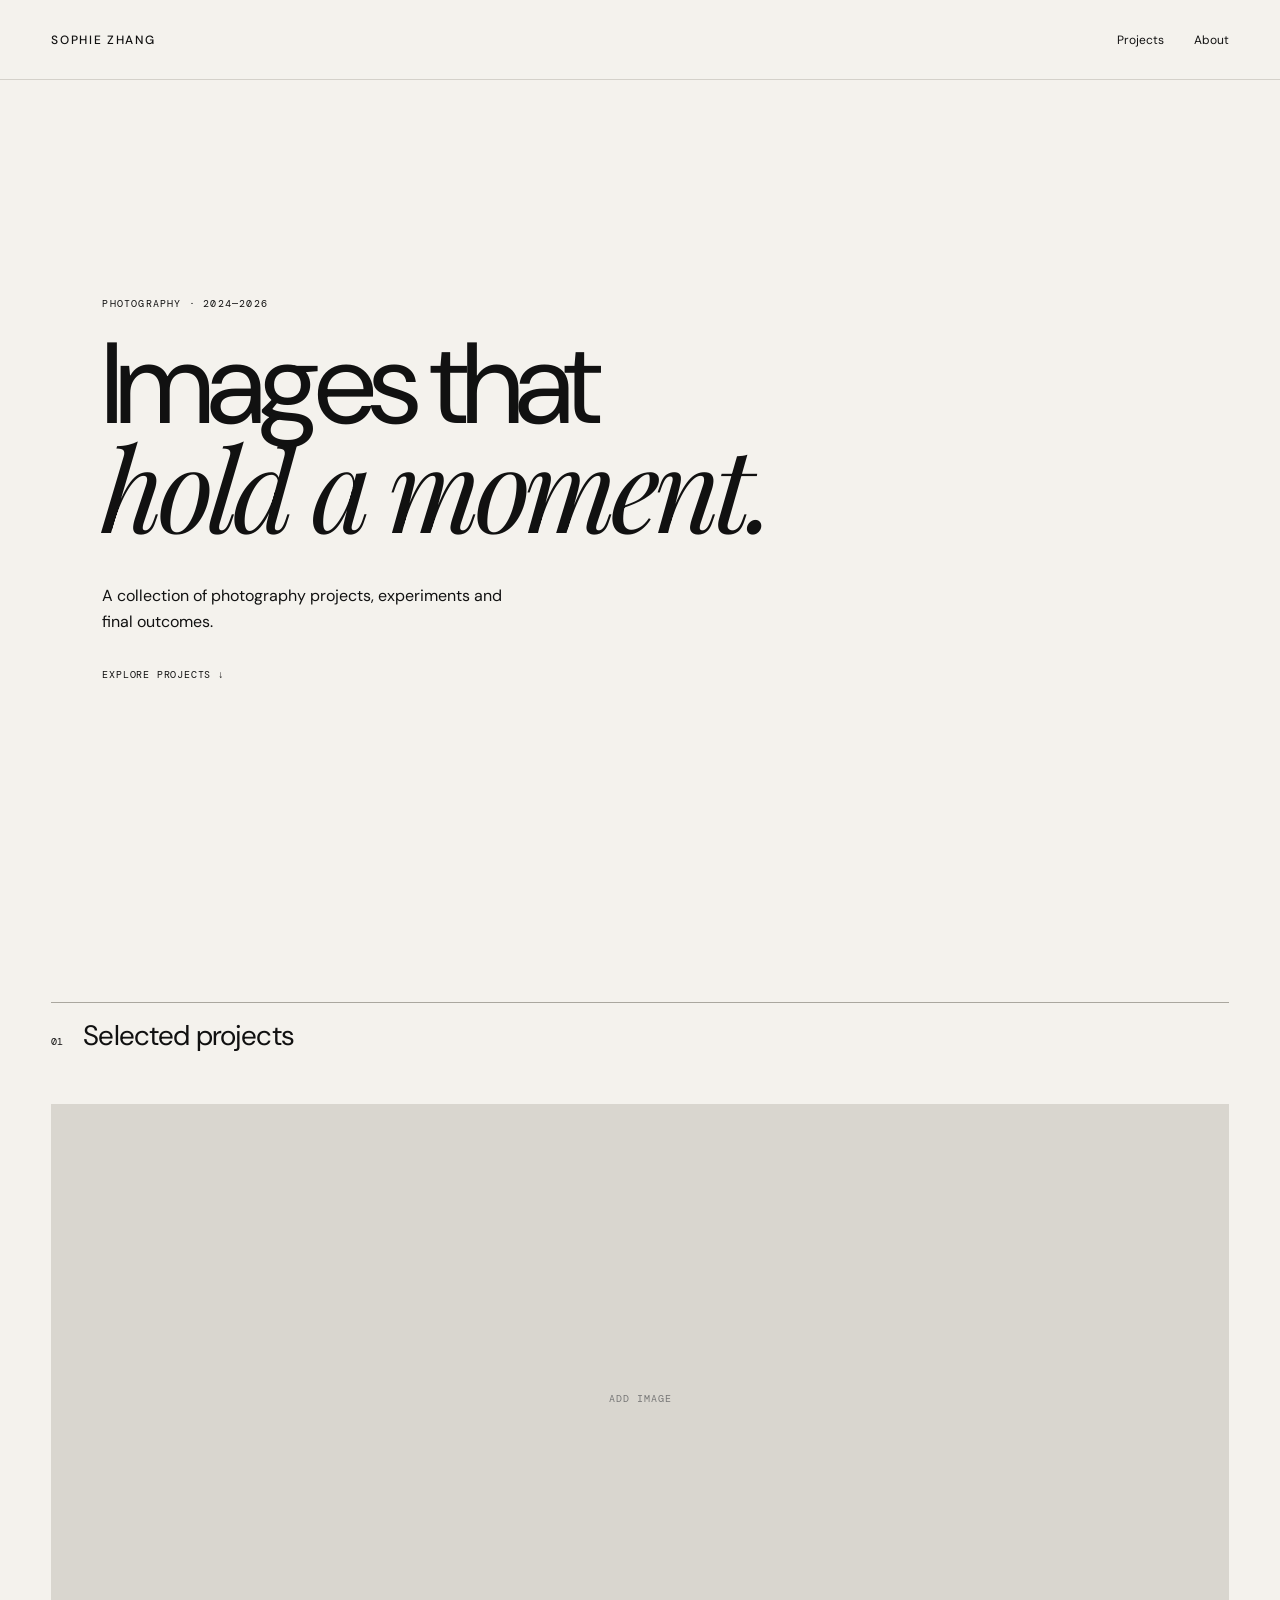
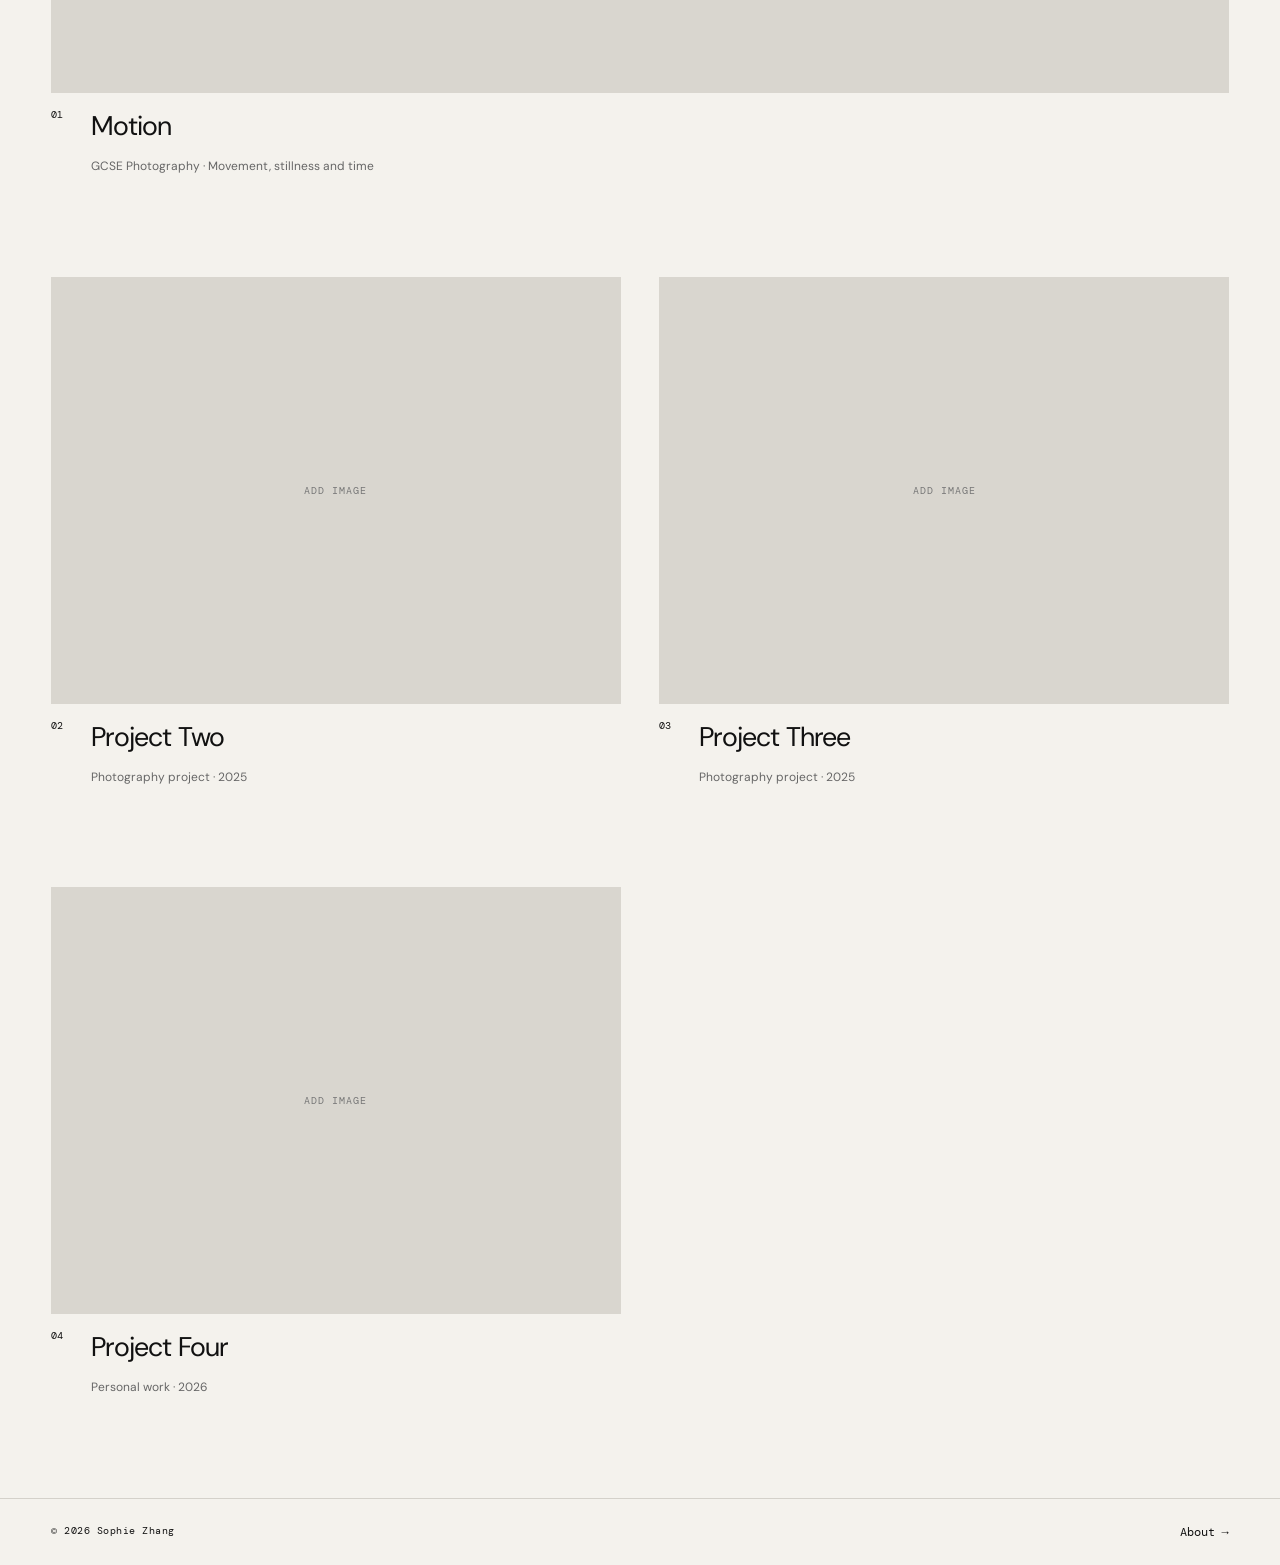
<file: index.html>
<!DOCTYPE html>
<html lang="en">
<head>
  <meta charset="UTF-8">
  <meta name="viewport" content="width=device-width, initial-scale=1.0">
  <title>Sophie — Photography</title>
  <link rel="stylesheet" href="style.css">
</head>
<body>
<header class="site-header">
  <a class="logo" href="index.html">SOPHIE ZHANG</a>
  <nav><a href="#projects">Projects</a><a href="about.html">About</a></nav>
</header>

<main>
  <section class="hero">
    <div>
      <p class="eyebrow">PHOTOGRAPHY · 2024—2026</p>
      <h1>Images that<br><em>hold a moment.</em></h1>
      <p class="intro">A collection of photography projects, experiments and final outcomes.</p>
      <a class="arrow-link" href="#projects">Explore projects ↓</a>
    </div>
  </section>

  <section id="projects" class="projects-section">
    <div class="section-heading"><span>01</span><h2>Selected projects</h2></div>
    <div class="project-grid">
      <a class="project-card featured" href="motion.html">
        <div class="image-placeholder"><span>ADD IMAGE</span></div>
        <div class="project-info"><span>01</span><h3>Motion</h3><p>GCSE Photography · Movement, stillness and time</p></div>
      </a>
      <a class="project-card" href="project-02.html">
        <div class="image-placeholder"><span>ADD IMAGE</span></div>
        <div class="project-info"><span>02</span><h3>Project Two</h3><p>Photography project · 2025</p></div>
      </a>
      <a class="project-card" href="project-03.html">
        <div class="image-placeholder"><span>ADD IMAGE</span></div>
        <div class="project-info"><span>03</span><h3>Project Three</h3><p>Photography project · 2025</p></div>
      </a>
      <a class="project-card" href="project-04.html">
        <div class="image-placeholder"><span>ADD IMAGE</span></div>
        <div class="project-info"><span>04</span><h3>Project Four</h3><p>Personal work · 2026</p></div>
      </a>
    </div>
  </section>
</main>

<footer><span>© 2026 Sophie Zhang</span><a href="about.html">About →</a></footer>
<script src="script.js"></script>
</body>
</html>
</file>
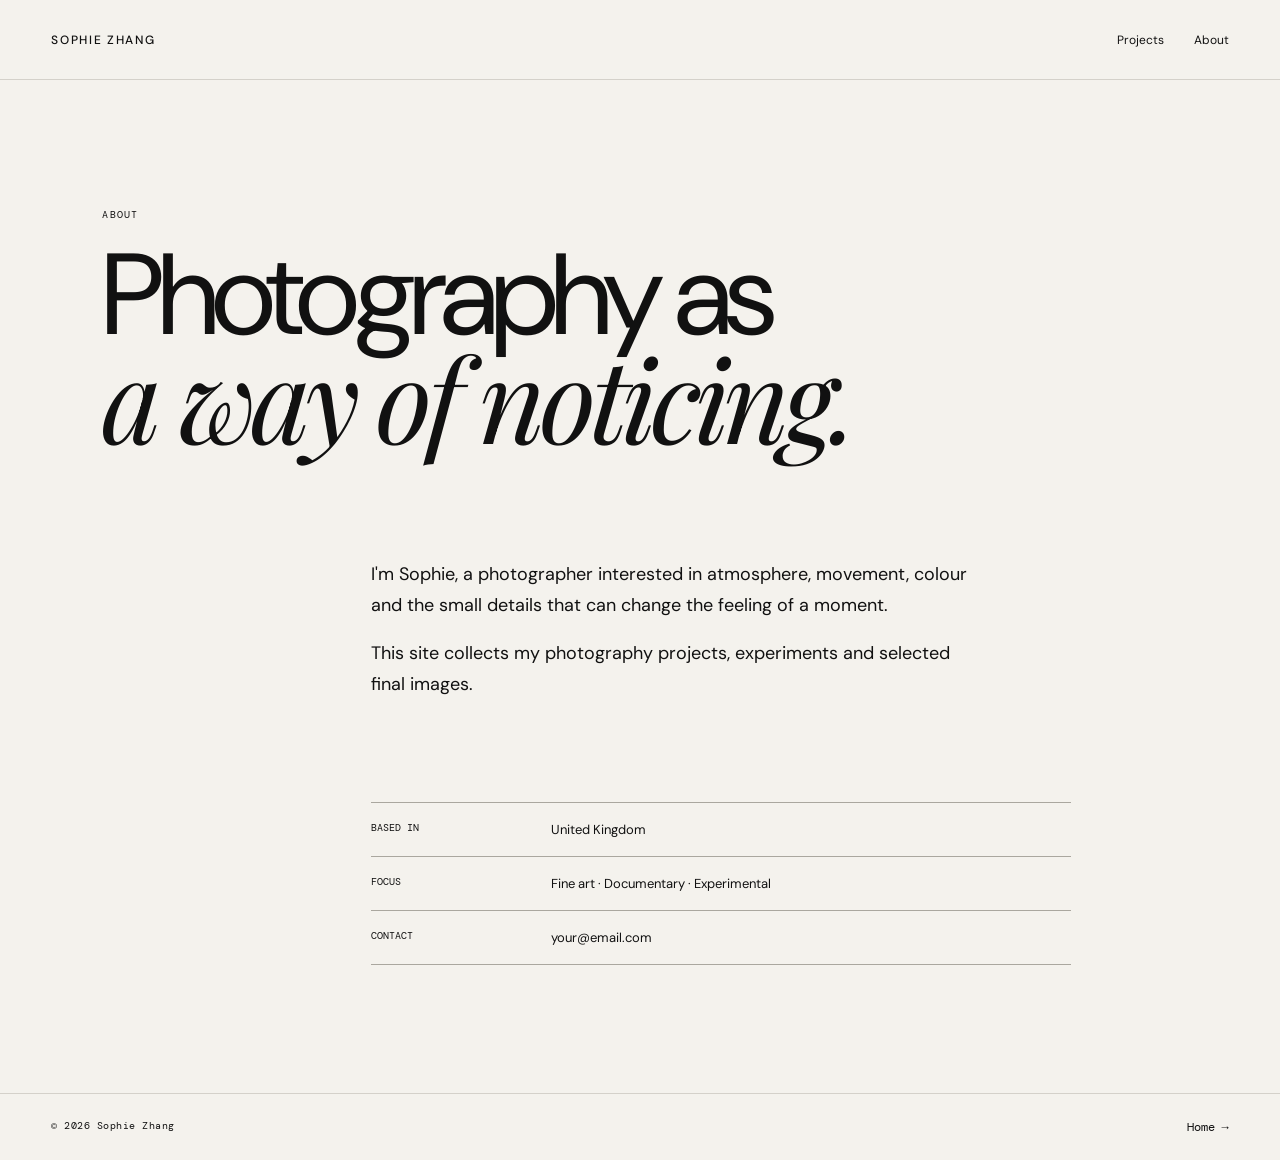
<file: about.html>
<!DOCTYPE html>
<html lang="en"><head><meta charset="UTF-8"><meta name="viewport" content="width=device-width, initial-scale=1.0"><title>About — Sophie Zhang</title><link rel="stylesheet" href="style.css"></head>
<body>
<header class="site-header"><a class="logo" href="index.html">SOPHIE ZHANG</a><nav><a href="index.html#projects">Projects</a><a href="about.html">About</a></nav></header>
<main class="about-page">
<p class="eyebrow">ABOUT</p><h1>Photography as<br><em>a way of noticing.</em></h1>
<div class="about-copy"><p>I'm Sophie, a photographer interested in atmosphere, movement, colour and the small details that can change the feeling of a moment.</p><p>This site collects my photography projects, experiments and selected final images.</p></div>
<div class="about-details"><div><span>Based in</span><strong>United Kingdom</strong></div><div><span>Focus</span><strong>Fine art · Documentary · Experimental</strong></div><div><span>Contact</span><strong>your@email.com</strong></div></div>
</main><footer><span>© 2026 Sophie Zhang</span><a href="index.html">Home →</a></footer><script src="script.js"></script></body></html>
</file>
<file: style.css>
@import url('https://fonts.googleapis.com/css2?family=DM+Mono:wght@400&family=DM+Sans:wght@400;500&family=Playfair+Display:ital,wght@0,400;1,400&display=swap');
*{box-sizing:border-box}html{scroll-behavior:smooth}body{margin:0;background:#f4f2ed;color:#111;font-family:'DM Sans',Arial,sans-serif;font-weight:400}.site-header{height:80px;padding:0 4vw;display:flex;align-items:center;justify-content:space-between;border-bottom:1px solid #d4d1ca;position:relative;z-index:10;background:#f4f2ed}.logo{font-size:12px;letter-spacing:.14em;color:#111;text-decoration:none;font-weight:500}.site-header nav{display:flex;gap:30px}.site-header nav a,footer a{font-size:12px;color:#111;text-decoration:none}.site-header nav a:hover,footer a:hover,.back-link a:hover{opacity:.5}.hero{min-height:calc(100vh - 80px);display:flex;align-items:center;padding:8vw 8vw}.eyebrow{font-family:'DM Mono',monospace;font-size:10px;letter-spacing:.12em;text-transform:uppercase;margin:0 0 24px}.hero h1,.about-page h1{font-size:clamp(58px,9vw,140px);line-height:.88;font-weight:400;letter-spacing:-.055em;margin:0}.hero h1 em,.about-page h1 em{font-family:'Playfair Display',serif}.intro{max-width:430px;margin:38px 0 28px;font-size:16px;line-height:1.6}.arrow-link{font-family:'DM Mono',monospace;text-transform:uppercase;font-size:10px;letter-spacing:.08em;color:#111;text-decoration:none}.projects-section{padding:8vw 4vw}.section-heading{display:flex;align-items:baseline;gap:20px;border-top:1px solid #aaa79f;padding-top:14px;margin-bottom:50px}.section-heading span{font-family:'DM Mono',monospace;font-size:10px}.section-heading h2{font-size:28px;font-weight:400;margin:0;letter-spacing:-.03em}.project-grid{display:grid;grid-template-columns:repeat(2,1fr);gap:8vw 3vw}.project-card{color:#111;text-decoration:none;display:block}.project-card.featured{grid-column:span 2}.image-placeholder{background:#d9d6cf;aspect-ratio:4/3;display:flex;align-items:center;justify-content:center;overflow:hidden}.featured .image-placeholder{aspect-ratio:16/8}.image-placeholder span{font-family:'DM Mono',monospace;font-size:10px;letter-spacing:.1em;color:#777}.project-card img{width:100%;display:block}.project-info{display:grid;grid-template-columns:30px 1fr;gap:10px;padding-top:15px}.project-info span{font-family:'DM Mono',monospace;font-size:10px}.project-info h3{font-size:27px;font-weight:400;letter-spacing:-.03em;margin:0}.project-info p{grid-column:2;margin:5px 0 0;font-size:12px;color:#666}.project-page{padding:8vw 8vw}.project-title{max-width:850px;margin-bottom:8vw}.project-title h1{font-size:clamp(60px,10vw,150px);line-height:.85;letter-spacing:-.06em;font-weight:400;margin:0 0 30px}.project-title>p:last-child{font-size:17px;line-height:1.6;max-width:600px}.large-image{width:100%;margin-bottom:8vw}.large-image img{width:100%;display:block;max-height:90vh;object-fit:cover}.text-block{max-width:650px;margin:0 auto 8vw}.text-block h2{font-size:30px;font-weight:400;margin:0 0 15px}.text-block p{font-size:15px;line-height:1.8;color:#444}.photo-grid{display:grid;grid-template-columns:repeat(2,1fr);gap:2vw;margin-bottom:8vw}.photo-grid img{width:100%;display:block}.back-link{border-top:1px solid #aaa79f;padding-top:18px}.back-link a{font-family:'DM Mono',monospace;text-transform:uppercase;font-size:10px;letter-spacing:.08em;color:#111;text-decoration:none}.about-page{padding:10vw 8vw;min-height:calc(100vh - 160px)}.about-copy{max-width:600px;margin:8vw 0 8vw 25%;font-size:18px;line-height:1.7}.about-details{margin-left:25%;max-width:700px;border-top:1px solid #aaa79f}.about-details div{display:grid;grid-template-columns:180px 1fr;padding:18px 0;border-bottom:1px solid #aaa79f;font-size:13px}.about-details span{font-family:'DM Mono',monospace;font-size:10px;text-transform:uppercase}.about-details strong{font-weight:400}footer{padding:25px 4vw;border-top:1px solid #d4d1ca;display:flex;justify-content:space-between;font-family:'DM Mono',monospace;font-size:10px}footer span{letter-spacing:.05em}@media(max-width:700px){.site-header{height:65px;padding:0 5vw}.site-header nav{gap:18px}.hero{min-height:calc(100vh - 65px);padding:15vw 5vw}.hero h1{font-size:17vw}.projects-section{padding:20vw 5vw}.project-grid{grid-template-columns:1fr;gap:15vw 0}.project-card.featured{grid-column:span 1}.featured .image-placeholder{aspect-ratio:4/3}.project-page{padding:18vw 5vw}.project-title h1{font-size:18vw}.photo-grid{grid-template-columns:1fr;gap:8vw}.about-page{padding:18vw 5vw}.about-page h1{font-size:17vw}.about-copy,.about-details{margin-left:0;margin-top:15vw}.about-details div{grid-template-columns:120px 1fr}.section-heading{margin-bottom:30px}}
</file>
